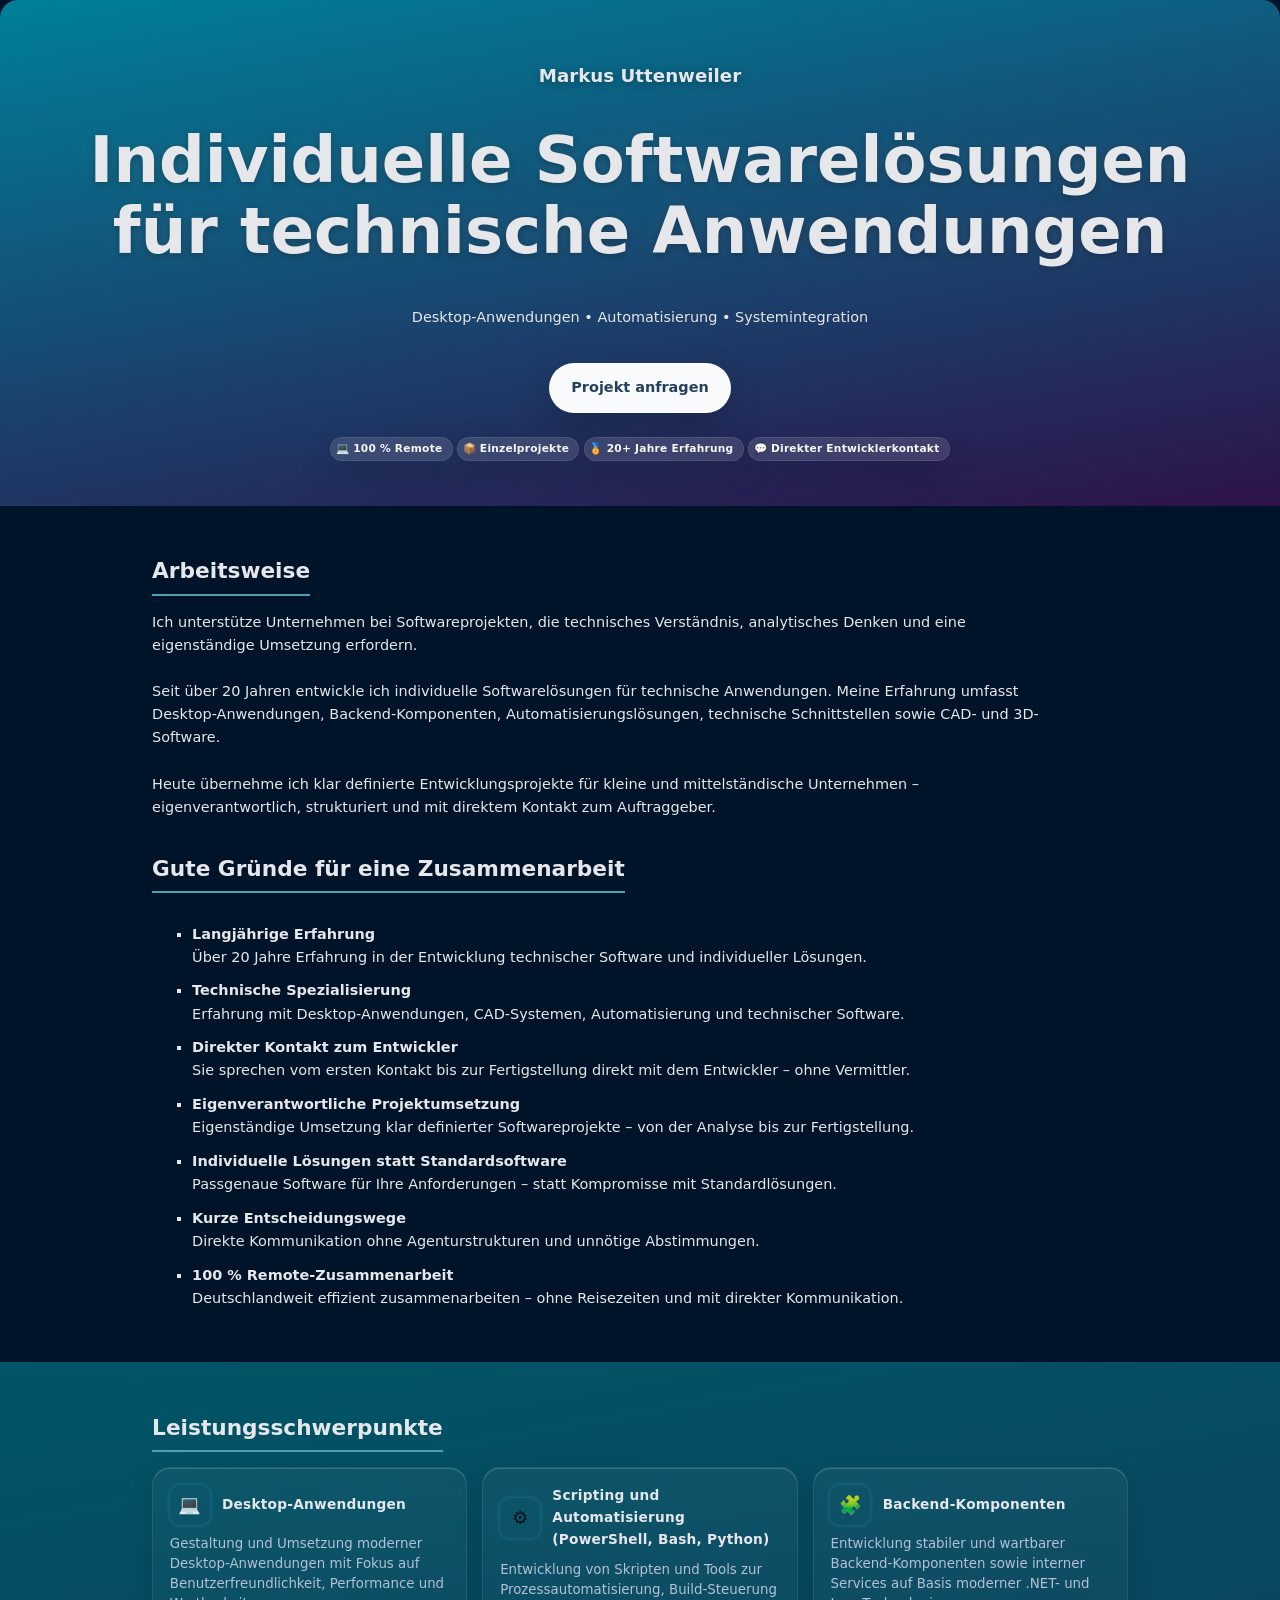
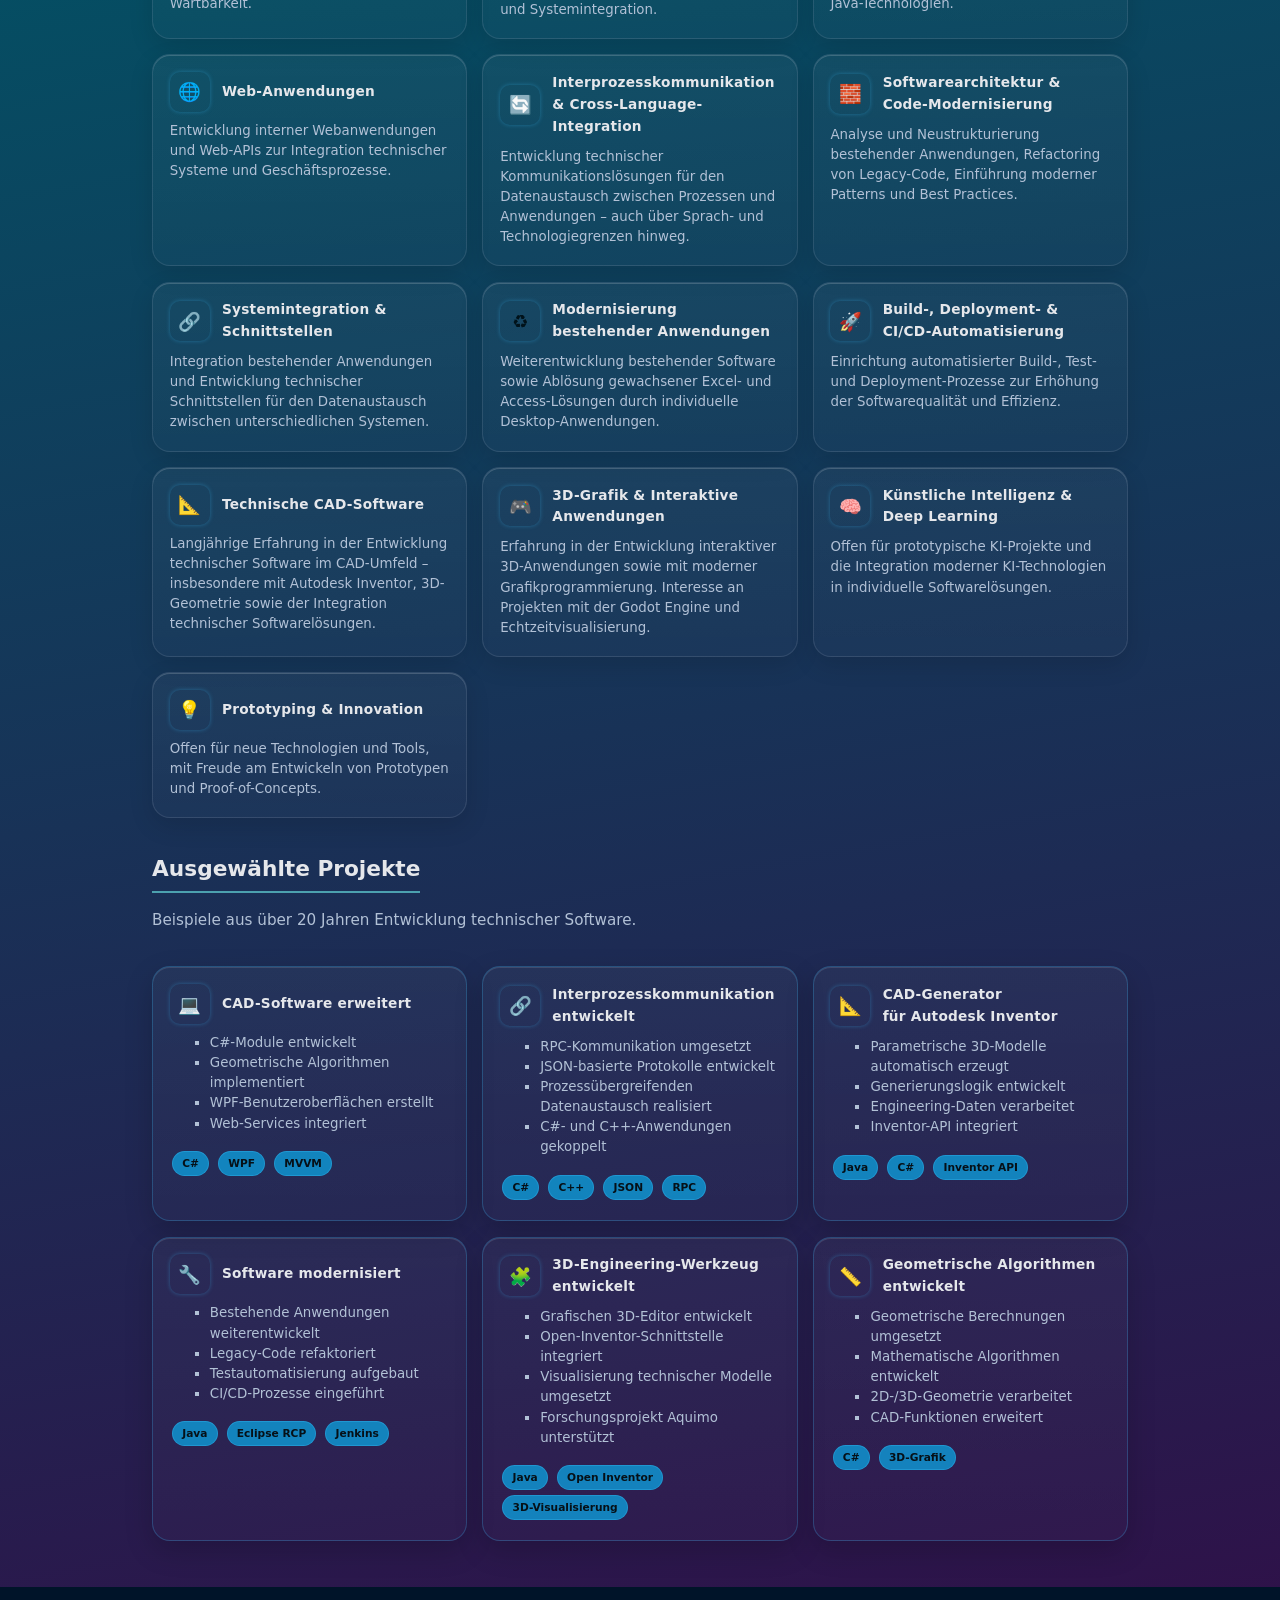
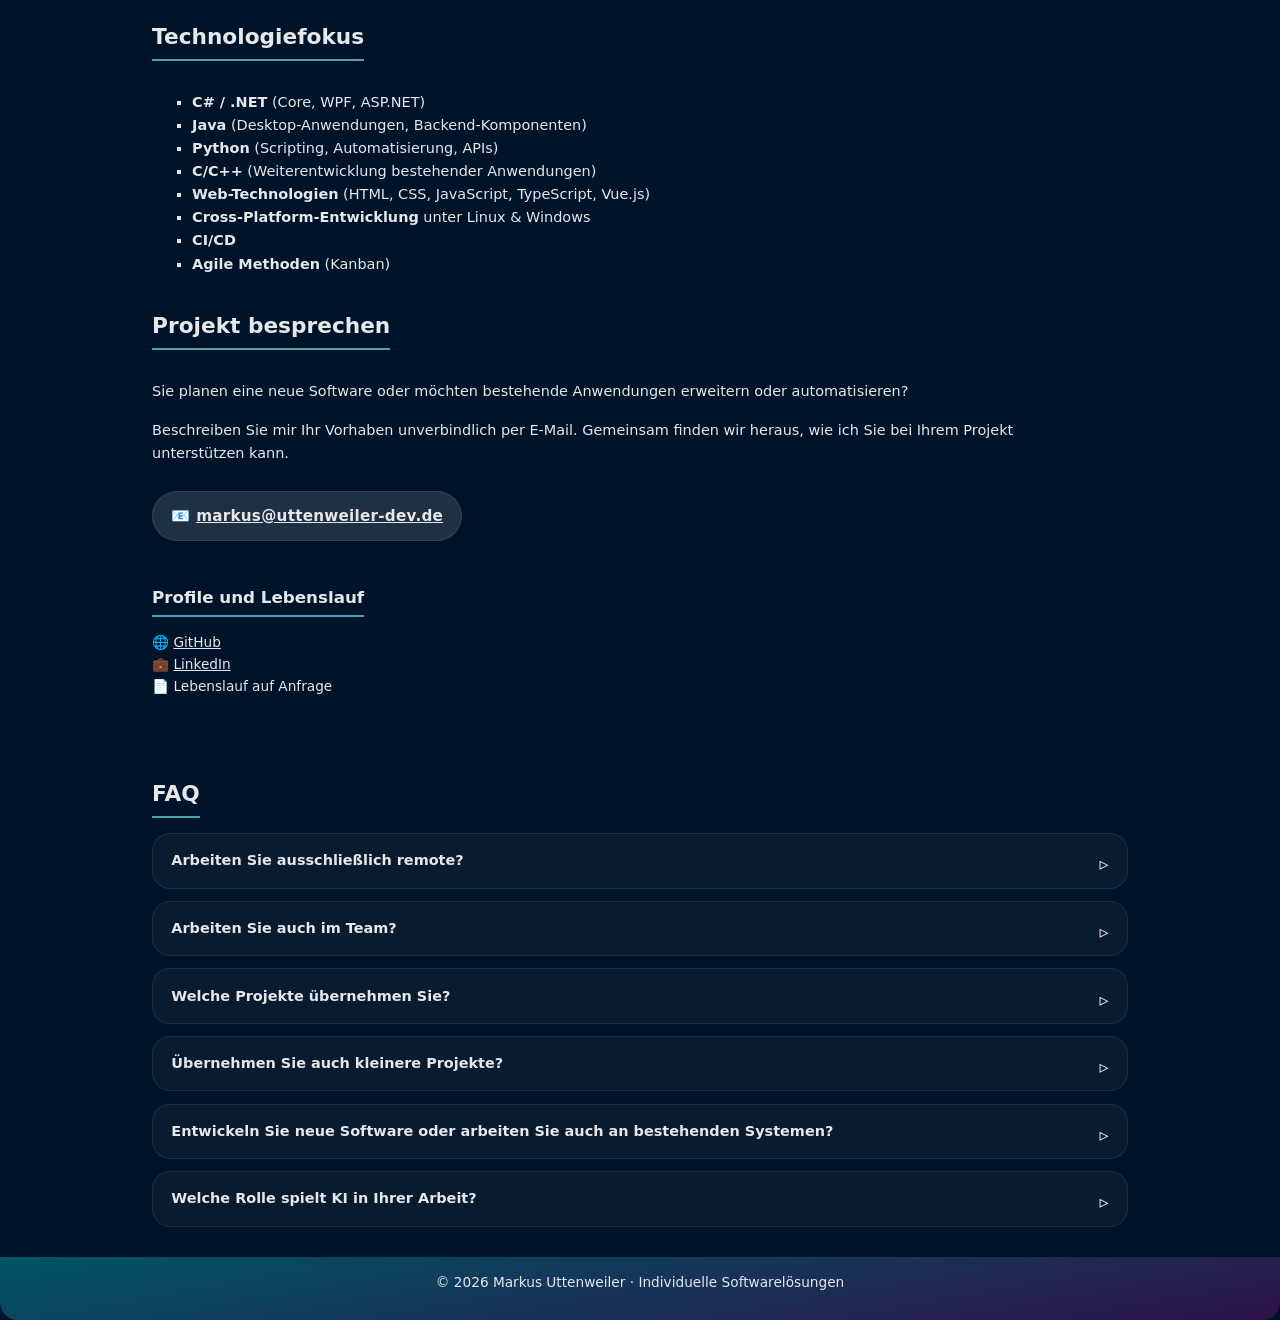
<file: index.html>
<!DOCTYPE html>
<html lang="de">
<head>
  <meta charset="UTF-8" />
  <meta name="viewport" content="width=device-width, initial-scale=1.0" />
  <meta name="description" content="Markus Uttenweiler – Softwareentwicklung">
  <title>Markus Uttenweiler · Individuelle Softwarelösungen</title>
  <link rel="stylesheet" href="style.css" />
</head>
<body>
  <header>
    <div class="container">
      <h2>Markus Uttenweiler</h2>
      <h1>Individuelle Softwarelösungen für technische Anwendungen</h1>
      <br>
      <p>Desktop-Anwendungen • Automatisierung • Systemintegration</p>
      <br>
      <a href="#contact" class="btn">Projekt anfragen</a>
      <br>
      <span class="badge-banner">💻 100 % Remote</span>
      <span class="badge-banner">📦 Einzelprojekte</span>
      <span class="badge-banner">🏅 20+ Jahre Erfahrung</span>
      <span class="badge-banner">💬 Direkter Entwicklerkontakt</span>
    </div>
  </header>
  <main class="wrapper">
    <section id="about">
      <h2>Arbeitsweise</h2>
      <p>Ich unterstütze Unternehmen bei Softwareprojekten, die technisches Verständnis, analytisches Denken und eine eigenständige Umsetzung erfordern.
      <br><br>Seit über 20 Jahren entwickle ich individuelle Softwarelösungen für technische Anwendungen. Meine Erfahrung umfasst Desktop-Anwendungen, Backend-Komponenten, Automatisierungslösungen, technische Schnittstellen sowie CAD- und 3D-Software.
      <br><br>Heute übernehme ich klar definierte Entwicklungsprojekte für kleine und mittelständische Unternehmen – eigenverantwortlich, strukturiert und mit direktem Kontakt zum Auftraggeber.
    </section>
    <section id="reasons">
      <h2>Gute Gründe für eine Zusammenarbeit</h2>
      <ul>
      <li><strong>Langjährige Erfahrung</strong>
      <p>Über 20 Jahre Erfahrung in der Entwicklung technischer Software und individueller Lösungen.</p>
      </li>
      <li><strong>Technische Spezialisierung</strong>
      <p>Erfahrung mit Desktop-Anwendungen, CAD-Systemen, Automatisierung und technischer Software.</p>
      </li>
      <li><strong>Direkter Kontakt zum Entwickler</strong>
      <p>Sie sprechen vom ersten Kontakt bis zur Fertigstellung direkt mit dem Entwickler – ohne Vermittler.</p>
      </li>
      <li><strong>Eigenverantwortliche Projektumsetzung</strong>
      <p>Eigenständige Umsetzung klar definierter Softwareprojekte – von der Analyse bis zur Fertigstellung.</p>
      </li>
      <li><strong>Individuelle Lösungen statt Standardsoftware</strong>
      <p>Passgenaue Software für Ihre Anforderungen – statt Kompromisse mit Standardlösungen.</p>
      </li>
      <li><strong>Kurze Entscheidungswege</strong>
      <p>Direkte Kommunikation ohne Agenturstrukturen und unnötige Abstimmungen.</p>
      </li>
      <li><strong>100 % Remote-Zusammenarbeit</strong>
      <p>Deutschlandweit effizient zusammenarbeiten – ohne Reisezeiten und mit direkter Kommunikation.</p>
      </li>
      </ul>      
      <br>
    </section>
    <section id="services">
      <h2>Leistungsschwerpunkte</h2>
        <section class="grid">
          <article class="card">
            <div class="card-head">
              <div class="icon" aria-hidden="true">💻</div>
              <h3>Desktop-Anwendungen</h3>
            </div>
            <p>Gestaltung und Umsetzung moderner Desktop-Anwendungen mit Fokus auf Benutzerfreundlichkeit, Performance und Wartbarkeit.</p>
          </article>
          <article class="card">
            <div class="card-head">
              <div class="icon" aria-hidden="true">⚙️</div>
              <h3>Scripting und Automatisierung<br>(PowerShell, Bash, Python)</h3>
            </div>
            <p>Entwicklung von Skripten und Tools zur Prozessautomatisierung, Build-Steuerung und Systemintegration.</p>
          </article>
          <article class="card">
              <div class="card-head">
                  <div class="icon" aria-hidden="true">🧩</div>
                  <h3>Backend-Komponenten</h3>
              </div>
              <p>Entwicklung stabiler und wartbarer Backend-Komponenten sowie interner Services auf Basis moderner .NET- und Java-Technologien.</p>
          </article>
          <article class="card">
              <div class="card-head">
                  <div class="icon" aria-hidden="true">🌐</div>
                  <h3>Web-Anwendungen</h3>
              </div>
              <p>Entwicklung interner Webanwendungen und Web-APIs zur Integration technischer Systeme und Geschäftsprozesse.</p>
          </article>
          <article class="card">
            <div class="card-head">
                <div class="icon" aria-hidden="true">🔄</div>
                <h3>Interprozesskommunikation &amp; Cross-Language-Integration</h3>
            </div>
          <p>Entwicklung technischer Kommunikationslösungen für den Datenaustausch zwischen Prozessen und Anwendungen – auch über Sprach- und Technologiegrenzen hinweg.</p>
        </article>
          <article class="card">
            <div class="card-head">
              <div class="icon" aria-hidden="true">🧱</div>
              <h3>Softwarearchitektur &amp; Code-Modernisierung</h3>
            </div>
            <p>Analyse und Neustrukturierung bestehender Anwendungen, Refactoring von Legacy-Code, Einführung moderner Patterns und Best Practices.</p>
          </article>
          <article class="card">
            <div class="card-head">
              <div class="icon" aria-hidden="true">🔗</div>
              <h3>Systemintegration &amp; Schnittstellen</h3>
            </div>
            <p>Integration bestehender Anwendungen und Entwicklung technischer Schnittstellen für den Datenaustausch zwischen unterschiedlichen Systemen.</p>            
          </article>
          <article class="card">
            <div class="card-head">
              <div class="icon" aria-hidden="true">♻️</div>
              <h3>Modernisierung bestehender Anwendungen</h3>
            </div>
            <p>Weiterentwicklung bestehender Software sowie Ablösung gewachsener Excel- und Access-Lösungen durch individuelle Desktop-Anwendungen.</p>            
          </article>
          <article class="card">
            <div class="card-head">
              <div class="icon" aria-hidden="true">🚀</div>
              <h3>Build-, Deployment- &amp; CI/CD-Automatisierung</h3>
            </div>
            <p>Einrichtung automatisierter Build-, Test- und Deployment-Prozesse zur Erhöhung der Softwarequalität und Effizienz.</p>
          </article>
          <article class="card">
              <div class="card-head">
                  <div class="icon" aria-hidden="true">📐</div>
                  <h3>Technische CAD-Software</h3>
              </div>
              <p>Langjährige Erfahrung in der Entwicklung technischer Software im CAD-Umfeld – insbesondere mit Autodesk Inventor, 3D-Geometrie sowie der Integration technischer Softwarelösungen.</p>
          </article>          
          <article class="card">
            <div class="card-head">
              <div class="icon" aria-hidden="true">🎮</div>
              <h3>3D-Grafik &amp; Interaktive Anwendungen</h3>
            </div>
            <p>Erfahrung in der Entwicklung interaktiver 3D-Anwendungen sowie mit moderner Grafikprogrammierung. Interesse an Projekten mit der Godot Engine und Echtzeitvisualisierung.</p>
          </article>
          <article class="card">
            <div class="card-head">
              <div class="icon" aria-hidden="true">🧠</div>
              <h3>Künstliche Intelligenz &amp; Deep Learning</h3>
            </div>
            <p>Offen für prototypische KI-Projekte und die Integration moderner KI-Technologien in individuelle Softwarelösungen.</p>
          </article>                    
          <article class="card">
            <div class="card-head">
              <div class="icon" aria-hidden="true">💡</div>
              <h3>Prototyping &amp; Innovation</h3>
            </div>
            <p>Offen für neue Technologien und Tools, mit Freude am Entwickeln von Prototypen und Proof-of-Concepts.</p>
          </article>          
        </section>
        <section id="projects">
          <h2>Ausgewählte Projekte</h2>
          <p class="section-sub">
            Beispiele aus über 20 Jahren Entwicklung technischer Software.
          </p>          
            <section class="grid">
              <article class="card">
                <div class="card-head">
                  <div class="icon" aria-hidden="true">💻</div>
                  <h3>CAD-Software erweitert</h3>
                </div>
                <ul>
                  <li>C#-Module entwickelt</li>
                  <li>Geometrische Algorithmen implementiert</li>
                  <li>WPF-Benutzeroberflächen erstellt</li>
                  <li>Web-Services integriert</li>
                </ul>
                <div class="tech-list">
                  <span class="tech-tag">C#</span>
                  <span class="tech-tag">WPF</span>
                  <span class="tech-tag">MVVM</span>
                </div>
              </article>
              <article class="card">
                <div class="card-head">
                  <div class="icon" aria-hidden="true">🔗</div>
                  <h3>Interprozesskommunikation entwickelt</h3>
                </div>
                <ul>
                  <li>RPC-Kommunikation umgesetzt</li>
                  <li>JSON-basierte Protokolle entwickelt</li>
                  <li>Prozessübergreifenden Datenaustausch realisiert</li>
                  <li>C#- und C++-Anwendungen gekoppelt</li>
                </ul>
                <div class="tech-list">
                  <span class="tech-tag">C#</span>
                  <span class="tech-tag">C++</span>
                  <span class="tech-tag">JSON</span>
                  <span class="tech-tag">RPC</span>
                </div>
              </article>
              <article class="card">
                <div class="card-head">
                  <div class="icon" aria-hidden="true">📐</div>
                  <h3>CAD-Generator<br>für Autodesk Inventor</h3>
                </div>
                <ul>
                  <li>Parametrische 3D-Modelle automatisch erzeugt</li>
                  <li>Generierungslogik entwickelt</li>
                  <li>Engineering-Daten verarbeitet</li>
                  <li>Inventor-API integriert</li>
                </ul>
                <div class="tech-list">
                  <span class="tech-tag">Java</span>
                  <span class="tech-tag">C#</span>
                  <span class="tech-tag">Inventor API</span>
                </div>
              </article>
              <article class="card">
                <div class="card-head">
                  <div class="icon" aria-hidden="true">🔧</div>
                  <h3>Software modernisiert</h3>
                </div>
                <ul>
                  <li>Bestehende Anwendungen weiterentwickelt</li>
                  <li>Legacy-Code refaktoriert</li>
                  <li>Testautomatisierung aufgebaut</li>
                  <li>CI/CD-Prozesse eingeführt</li>
                </ul>
                <div class="tech-list">
                  <span class="tech-tag">Java</span>
                  <span class="tech-tag">Eclipse RCP</span>
                  <span class="tech-tag">Jenkins</span>
                </div>
              </article>
              <article class="card">
                <div class="card-head">
                  <div class="icon" aria-hidden="true">🧩</div>
                  <h3>3D-Engineering-Werkzeug entwickelt</h3>
                </div>
                <ul>
                  <li>Grafischen 3D-Editor entwickelt</li>
                  <li>Open-Inventor-Schnittstelle integriert</li>
                  <li>Visualisierung technischer Modelle umgesetzt</li>
                  <li>Forschungsprojekt Aquimo unterstützt</li>
                </ul>
                <div class="tech-list">
                  <span class="tech-tag">Java</span>
                  <span class="tech-tag">Open Inventor</span>
                  <span class="tech-tag">3D-Visualisierung</span>
                </div>
              </article>                                          
              <article class="card">
                <div class="card-head">
                  <div class="icon" aria-hidden="true">📏</div>
                  <h3>Geometrische Algorithmen entwickelt</h3>
                </div>
                <ul>
                  <li>Geometrische Berechnungen umgesetzt</li>
                  <li>Mathematische Algorithmen entwickelt</li>
                  <li>2D-/3D-Geometrie verarbeitet</li>
                  <li>CAD-Funktionen erweitert</li>
                </ul>
                <div class="tech-list">
                  <span class="tech-tag">C#</span>
                  <span class="tech-tag">3D-Grafik</span>
                </div>
              </article>                                          
            </section>
        </section>
    </section>    
    <section id="technology">
      <h2>Technologiefokus</h2>
      <ul>
        <li><strong>C# / .NET</strong> (Core, WPF, ASP.NET)</li>
        <li><strong>Java</strong> (Desktop-Anwendungen, Backend-Komponenten)</li>
        <li><strong>Python</strong> (Scripting, Automatisierung, APIs)</li>
        <li><strong>C/C++</strong> (Weiterentwicklung bestehender Anwendungen)</li>
        <li><strong>Web-Technologien</strong> (HTML, CSS, JavaScript, TypeScript, Vue.js)</li>
        <li><strong>Cross-Platform-Entwicklung</strong> unter Linux & Windows</li>
        <li><strong>CI/CD</strong></li>
        <li><strong>Agile Methoden</strong> (Kanban)</li>
      </ul>      
    </section>
    <section id="contact">
      <h2>Projekt besprechen</h2>
      <p class="contact">Sie planen eine neue Software oder möchten bestehende Anwendungen erweitern oder automatisieren?</p>
      <p class="contact">Beschreiben Sie mir Ihr Vorhaben unverbindlich per E-Mail. Gemeinsam finden wir heraus, wie ich Sie bei Ihrem Projekt unterstützen kann.</p>
      <p class="contact-mail">📧 <a href="mailto:markus@uttenweiler-dev.de">markus@uttenweiler-dev.de</a></p>
    </section>
    <section id="misc">
      <h3>Profile und Lebenslauf</h3>
      <p id="misc-links">
        🌐 <a href="https://github.com/markusuttenweiler" target="_blank" rel="noopener noreferrer">GitHub</a><br>
        💼 <a href="https://www.linkedin.com/in/markusuttenweiler" target="_blank" rel="noopener noreferrer">LinkedIn</a><br>
        📄 Lebenslauf auf Anfrage
      </p>
    </section>    
    <section id="faq">
      <h2>FAQ</h2>
      <details>
        <summary>Arbeiten Sie ausschließlich remote?</summary>
        <p>Mein Schwerpunkt liegt auf der vollständig remote durchgeführten Zusammenarbeit. Dadurch können Projekte effizient umgesetzt werden – unabhängig vom Unternehmensstandort. Bei Bedarf sind Termine per Microsoft Teams, Zoom oder Telefon jederzeit möglich.</p>
      </details>
      <details>
        <summary>Arbeiten Sie auch im Team?</summary>
        <p>Grundsätzlich arbeite ich eigenverantwortlich an klar definierten Projekten. Die Abstimmung mit Ihrem Team ist selbstverständlich möglich, mein Schwerpunkt liegt jedoch auf der selbstständigen Umsetzung abgegrenzter Entwicklungsaufgaben.</p>
      </details>
      <details>
        <summary>Welche Projekte übernehmen Sie?</summary>
        <p>Ich übernehme bevorzugt klar abgegrenzte Softwareprojekte – von kleineren Entwicklungsaufgaben bis hin zu umfangreicheren Einzelprojekten. Dazu gehören unter anderem Desktop-Anwendungen, Automatisierungslösungen, technische Schnittstellen sowie die Modernisierung bestehender Software. Entscheidend ist eine klare Aufgabenstellung und eine eigenständige Umsetzung.</p>
      </details>      
      <details>
        <summary>Übernehmen Sie auch kleinere Projekte?</summary>
        <p>Ja. Ich übernehme auch kleinere, klar definierte Entwicklungsprojekte – beispielsweise die Erweiterung bestehender Anwendungen, technische Schnittstellen oder die Automatisierung einzelner Abläufe. Entscheidend ist eine klare Aufgabenstellung und eine eigenverantwortliche Umsetzung.</p>
      </details>                        
      <details>
        <summary>Entwickeln Sie neue Software oder arbeiten Sie auch an bestehenden Systemen?</summary>
        <p>Beides. Ich entwickle neue Anwendungen ebenso wie Erweiterungen, Modernisierungen und Optimierungen bestehender Softwaresysteme. Dazu gehören auch die Einarbeitung in vorhandenen Code, Refactorings sowie die Integration neuer Funktionen und Schnittstellen.</p>
      </details>            
      <details>
        <summary>Welche Rolle spielt KI in Ihrer Arbeit?</summary>
        <p>Ich nutze moderne KI-Werkzeuge gezielt zur Unterstützung meiner Softwareentwicklung – beispielsweise bei der Codeanalyse, Recherche, Prototypenerstellung und technischen Validierung. Die Verantwortung für Architektur, Implementierung und Qualität der Software liegt dabei jederzeit bei mir. Eigene KI-Anwendungen gehören derzeit nicht zu meinem Schwerpunkt. Ich verfolge die Entwicklung jedoch aktiv und bin offen für prototypische Projekte und den sinnvollen Einsatz moderner KI-Technologien.</p>
      </details>                  
    </section>    
  </main>
  <footer>
    <p>© 2026 Markus Uttenweiler · Individuelle Softwarelösungen</p>
  </footer>    
</body>
</html>
</file>
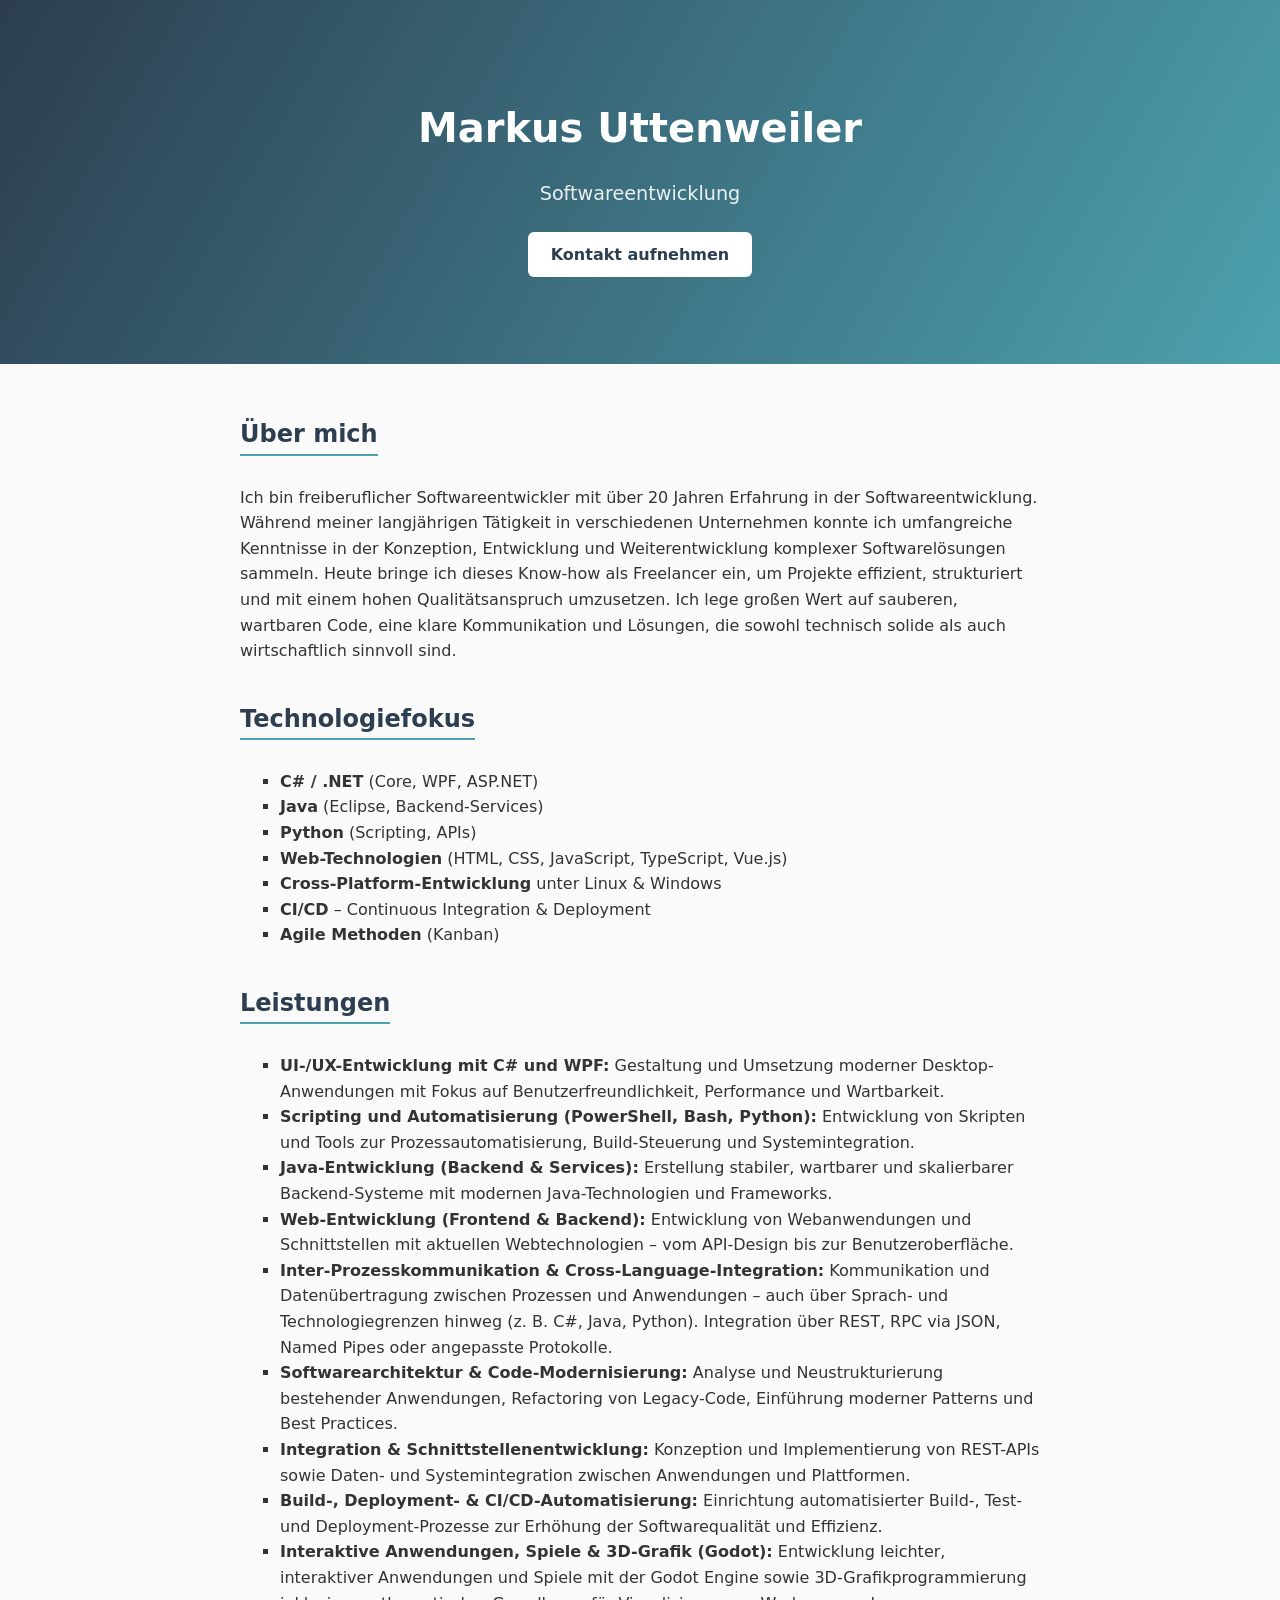
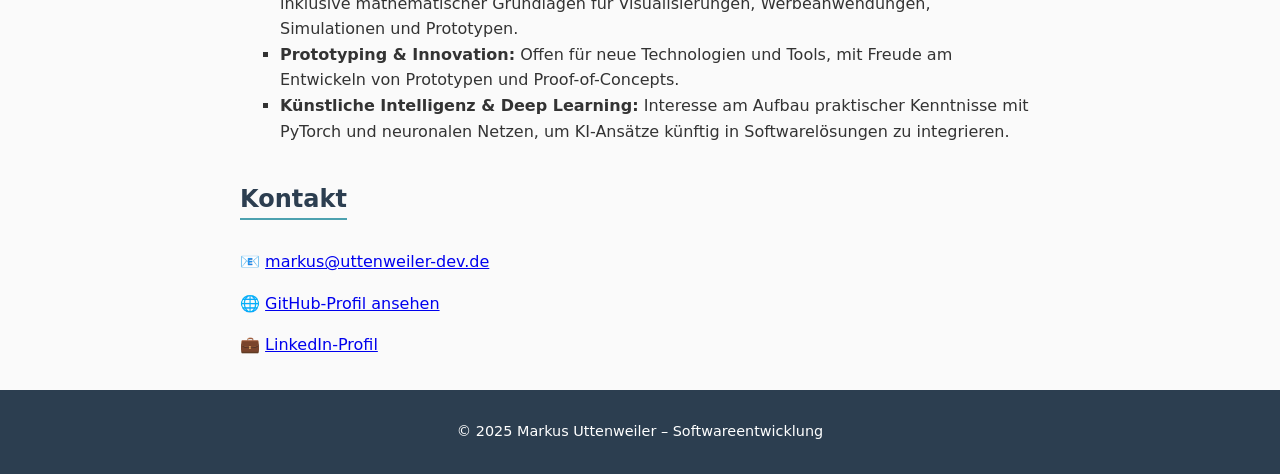
<file: clean/index.html>
<!DOCTYPE html>
<html lang="de">
<head>
  <meta charset="UTF-8" />
  <meta name="viewport" content="width=device-width, initial-scale=1.0" />
  <meta name="description" content="Markus Uttenweiler – Softwareentwicklung & Weblösungen">
  <title>Markus Uttenweiler – Softwareentwicklung</title>
  <link rel="stylesheet" href="style.css" />
</head>
<body>
  <header>
    <div class="container">
      <h1>Markus Uttenweiler</h1>
      <p class="subtitle">Softwareentwicklung</p>
      <a href="#contact" class="btn">Kontakt aufnehmen</a>
    </div>
  </header>
  <main>
    <section id="about">
      <h2>Über mich</h2>
      <p>
        Ich bin freiberuflicher Softwareentwickler mit über 20 Jahren Erfahrung in der Softwareentwicklung.
        Während meiner langjährigen Tätigkeit in verschiedenen Unternehmen konnte ich umfangreiche Kenntnisse in der Konzeption, Entwicklung und Weiterentwicklung komplexer Softwarelösungen sammeln.
        Heute bringe ich dieses Know-how als Freelancer ein, um Projekte effizient, strukturiert und mit einem hohen Qualitätsanspruch umzusetzen.
        Ich lege großen Wert auf sauberen, wartbaren Code, eine klare Kommunikation und Lösungen, die sowohl technisch solide als auch wirtschaftlich sinnvoll sind.      <p>
    </section>
    <section id="tech">
      <h2>Technologiefokus</h2>
      <ul>
        <li><strong>C# / .NET</strong> (Core, WPF, ASP.NET)</li>
        <li><strong>Java</strong> (Eclipse, Backend-Services)</li>
        <li><strong>Python</strong> (Scripting, APIs)</li>
        <li><strong>Web-Technologien</strong> (HTML, CSS, JavaScript, TypeScript, Vue.js)</li>
        <li><strong>Cross-Platform-Entwicklung</strong> unter Linux & Windows</li>
        <li><strong>CI/CD</strong> – Continuous Integration & Deployment</li>
        <li><strong>Agile Methoden</strong> (Kanban)</li>
      </ul>      
    </section>
    <section id="services">
      <h2>Leistungen</h2>
      <ul>
        <li><strong>UI-/UX-Entwicklung mit C# und WPF:</strong> Gestaltung und Umsetzung moderner Desktop-Anwendungen mit Fokus auf Benutzerfreundlichkeit, Performance und Wartbarkeit.</li>
        <li><strong>Scripting und Automatisierung (PowerShell, Bash, Python):</strong> Entwicklung von Skripten und Tools zur Prozessautomatisierung, Build-Steuerung und Systemintegration.</li>
        <li><strong>Java-Entwicklung (Backend &amp; Services):</strong> Erstellung stabiler, wartbarer und skalierbarer Backend-Systeme mit modernen Java-Technologien und Frameworks.</li>
        <li><strong>Web-Entwicklung (Frontend &amp; Backend):</strong> Entwicklung von Webanwendungen und Schnittstellen mit aktuellen Webtechnologien – vom API-Design bis zur Benutzeroberfläche.</li>
        <li><strong>Inter-Prozesskommunikation &amp; Cross-Language-Integration:</strong> Kommunikation und Datenübertragung zwischen Prozessen und Anwendungen – auch über Sprach- und Technologiegrenzen hinweg (z.&nbsp;B. C#, Java, Python). Integration über REST, RPC via JSON, Named Pipes oder angepasste Protokolle.</li>
        <li><strong>Softwarearchitektur &amp; Code-Modernisierung:</strong> Analyse und Neustrukturierung bestehender Anwendungen, Refactoring von Legacy-Code, Einführung moderner Patterns und Best Practices.</li>
        <li><strong>Integration &amp; Schnittstellenentwicklung:</strong> Konzeption und Implementierung von REST-APIs sowie Daten- und Systemintegration zwischen Anwendungen und Plattformen.</li>
        <li><strong>Build-, Deployment- &amp; CI/CD-Automatisierung:</strong> Einrichtung automatisierter Build-, Test- und Deployment-Prozesse zur Erhöhung der Softwarequalität und Effizienz.</li>
        <li><strong>Interaktive Anwendungen, Spiele &amp; 3D-Grafik (Godot):</strong> Entwicklung leichter, interaktiver Anwendungen und Spiele mit der Godot Engine sowie 3D-Grafikprogrammierung inklusive mathematischer Grundlagen für Visualisierungen, Werbeanwendungen, Simulationen und Prototypen.</li>
        <li><strong>Prototyping & Innovation:</strong> Offen für neue Technologien und Tools, mit Freude am Entwickeln von Prototypen und Proof-of-Concepts.</li>
        <li><strong>Künstliche Intelligenz & Deep Learning:</strong> Interesse am Aufbau praktischer Kenntnisse mit PyTorch und neuronalen Netzen, um KI-Ansätze künftig in Softwarelösungen zu integrieren.</li>        
      </ul>        
    </section>
    <section id="contact">
      <h2>Kontakt</h2>
      <p>📧 <a href="mailto:markus@uttenweiler-dev.de">markus@uttenweiler-dev.de</a></p>
      <p>🌐 <a href="https://github.com/markusuttenweiler" target="_blank">GitHub-Profil ansehen</a></p>
      <p>💼 <a href="https://www.linkedin.com/in/markusuttenweiler" target="_blank">LinkedIn-Profil</a></p>
    </section>
  </main>
  <footer>
    <p>© 2025 Markus Uttenweiler – Softwareentwicklung</p>
  </footer>
</body>
</html>
</file>
<file: style.css>
:root {
  --color-bg: 210;
  --color2: 190;
  --colorst: 270;
  --grt: in srgb;
  --bg: hsl(var(--color-bg), 100%,8%);
  --gr1: hsl(var(--color2), 100%, 30%);
  --gr2: hsl(var(--color2), 100%, 20%);
  --grst: hsl(var(--colorst), 60%, 18%);
  --grangle: var(--grt) 170deg;
  --footer: var(--gradient2);
  --services: var(--gradient2);
  --card: #111827;
  --ink: #e5e7eb;
  --muted: rgb(178, 193, 214);
  --brand: #38bdf8;
  --accent: #22d3ee;
  --ring: rgba(56, 189, 248, .35);
  --gradient: linear-gradient(var(--grangle), var(--gr1), var(--grst));
  --gradient2: linear-gradient(var(--grangle), var(--gr2), var(--grst));
  --text-shadow-glow: 0 2px 8px rgba(0, 0, 0, 0.3), 0 0 24px rgba(255, 255, 255, 0.08);
  --box-shadow-more-glow: 0 8px 24px rgba(0, 0, 0, 0.12),inset 0 1px 0 rgba(255, 255, 255, 0.18);
  --box-shadow-mail: 0 4px 12px rgba(0,0,0,.08);
  --box-border: 1px solid rgba(148, 163, 184, .18);
  --btn-box-shadow:0 14px 35px rgba(0,0,0,.18);
  --btn-border: 1px solid rgba(255,255,255,.6);
  --border-radius-round: 999px;
  --border-radius-header: 18px 18px 0 0;
  --border-radius-footer: 0 0 18px 18px;
  --border-radius-card: 18px;
  --border-radius-faq: 18px;
  --max-width-large: 1105px;
  --max-width-small: 900px;
  --icon-size: 40px;
  --icon-radius: 10px;
  --icon-box-shadow:  0 0px 4px var(--ring);
}

* {
  box-sizing: border-box;
}

html,
body {
  font-family: "Inter", system-ui, sans-serif, -apple-system, Segoe UI, Roboto, Ubuntu, Cantarell, Noto Sans, Helvetica, Arial, "Apple Color Emoji", "Segoe UI Emoji";
  line-height: 1.6;
  margin: 0;
  padding: 0;
  background: var(--bg);
  color: var(--ink);
  font-size: 95%;
}

header {
  background: var(--gradient);
  color: var(--ink);
  text-align: center;
  padding: 3rem 2rem;
  border-radius: var(--border-radius-header);
}
 
header .container h1 {
  margin: 0;
  max-width: var(--max-width-large);
  margin: 1rem auto;
  font-size: clamp(2.2rem, 5vw, 4.5rem);
  line-height: 1.12;
  text-shadow: var(--text-shadow-glow);
}

header .container h2 {
  border-bottom: none;
  color: var(--ink);
  font-size: 1.2rem;
  display: inline-block;
  margin-bottom: 1.0rem;
  padding-bottom: 0.3rem;
  text-shadow: var(--text-shadow-glow);
}

footer {
  background: var(--footer);
  color: var(--ink);
  text-align: center;
  padding: 1rem;
  font-size: 0.9rem;
  border-radius: var(--border-radius-footer);
}

a {
  color: var(--ink);
}

p {
  margin-top: 0rem;
  margin-bottom: 0.7rem;
  padding: 0
}

h2 {
  color: var(--ink);
  border-bottom: 2px solid #4ca1af;
  display: inline-block;
  margin-bottom: 1.0rem;
  padding-bottom: 0.3rem;
}

section {
  margin-bottom: 1rem;
}

ul {
  list-style: square;
  margin-left: 0rem;
}

.wrapper {
  max-width: var(--max-width-large);
  margin: 2rem auto;
  padding: 0rem 1.25rem;
}

@media (min-width: 1024px) {
  .wrapper {
    padding: 0 4.25rem;
  }
}

.section-title {
  font-size: clamp(1.6rem, 2.5vw, 2.25rem);
  margin: 0 0 1rem;
  letter-spacing: .2px;
}

.section-sub {
  color: var(--muted);
  margin: 0 0 2.25rem;
  font-size: 1rem;
}

.grid {
  display: grid;
  grid-template-columns: repeat(1, minmax(0, 1fr));
  gap: 1rem;
}

@media (min-width: 640px) {
  .grid {
    grid-template-columns: repeat(2, minmax(0, 1fr));
  }
}

@media (min-width: 1024px) {
  .grid {
    grid-template-columns: repeat(3, minmax(0, 1fr));
  }
}

.icon {
  min-width: var(--icon-size);
  width: var(--icon-size);
  height: var(--icon-size);
  border-radius: var(--icon-radius);
  display: grid;
  place-items: center;
  font-size: 1.2rem;
  box-shadow: var(--icon-box-shadow);
  color: #00121a;
}

.card {
  position: relative;
  background: linear-gradient(180deg, rgba(255, 255, 255, .04), rgba(255, 255, 255, .02));
  border: var(--box-border);
  border-radius: var(--border-radius-card);
  padding: 1.1rem 1.1rem 1.2rem;
  box-shadow: var(--box-shadow-more-glow);
  transition: transform .2s ease, box-shadow .2s ease, border-color .2s ease;
}

#projects .card {
    border-color: rgba(56,189,248,.25);
    box-shadow:
        0 10px 28px rgba(0,0,0,.18),
        inset 0 1px 0 rgba(255,255,255,.12);
}

.card-head {
  display: flex;
  align-items: center;
  gap: .8rem;
  margin-bottom: .6rem;
}

.card h3 {
  margin: 0;
  font-size: 0.9rem;
  letter-spacing: .25px;
}

.card p {
  margin: .4rem 0 0;
  color: var(--muted);
  line-height: 1.5;
  font-size: .88rem;
}

.card ul {
  margin: .4rem 0 1.0rem 0;
  color: var(--muted);
  line-height: 1.5;
  font-size: .88rem;
}

.btn {
  display: inline-flex;
  align-items: center;
  justify-content: center;
  box-shadow: var(--btn-box-shadow);
  border: var(--btn-border);
  border-radius: var(--border-radius-round);
  padding: 0.8rem 1.4rem;
  text-decoration: none;
  font-weight: 600;
  transition:
    transform 180ms ease,
    box-shadow 180ms ease;
  background: #F8FAFC;
  color: #23415F;
}

.btn:hover {
  transform: translateY(-2px);
  box-shadow: 0 16px 40px rgba(0, 0, 0, 0.22);
}

.tech-tag {
    display: inline-block;
    padding: 0.2rem 0.6rem;
    margin: 0.15rem;
    border: 1px solid rgba(56, 189, 248, .35);
    color: #061017;
    background: rgba(16, 149, 208, .85);
    border-radius: var(--border-radius-round);
    font-size: .70rem;
    font-weight: 600;
}

.badge-banner {
  box-shadow: var(--btn-box-shadow);
  background: rgba(255,255,255,0.12);
  color: #F5F7FA;
  border: var(--box-border);
  transition: .2s;
  display: inline-block;
  font-size: .70rem;
  border-radius: var(--border-radius-round);
  margin-top: 1.6rem;
  padding: .15rem .6rem .15rem .3rem;
  font-weight: 600;
  letter-spacing: .25px;
}

.contact {
  margin-top: 1rem;
  margin-bottom: 0.7rem;
  padding: 0
}

.contact-mail {
  box-shadow: var(--box-shadow-mail);
  background: rgba(255,255,255,0.12);
  color: #F5F7FA;
  border: var(--box-border);
  transition: .2s;
  display: inline-block;
  font-size: 1.0rem;
  border-radius: var(--border-radius-round);
  margin-top: 1.0rem;
  padding: .8rem 1.2rem;
  font-weight: 600;
  letter-spacing: .25px;
}    

.mt-xl {
  margin-top: 2rem;
}

#services {
  position: relative;
  z-index: 1;
  padding: 2rem 0;
}

#services::before {
  content: "";
  position: absolute;
  top: 0;
  left: 50%;
  transform: translateX(-50%);
  width: 100vw;
  height: 100%;
  background: var(--services);
  z-index: -1;
}

#about p {
    max-width: 900px;
}

#contact {
    max-width: 900px;
}

#misc h3 {
  font-size: 1.1rem;
  color: var(--ink);
  border-bottom: 2px solid #4ca1af;
  display: inline-block;
  margin-bottom: 1.0rem;
  padding-bottom: 0.3rem;
}

#misc-links {
  font-size: 0.9rem;
}


#faq {
    margin-top: 4rem;
}

#faq details {
  margin-bottom: .8rem;
  border: 1px solid rgba(255,255,255,.08);
  border-radius: var(--border-radius-faq);
  background: rgba(255,255,255,.03);
  overflow: hidden;
}

#faq summary {
  cursor: pointer;
  list-style: none;
  padding: 1rem 1.2rem;
  font-weight: 600;
  user-select: none;
}

#faq summary::-webkit-details-marker {
  display: none;
}

#faq summary::after {
  content: "▹";
  float: right;
  font-size: 1.2rem;
}

#faq details[open] summary::after {
  content: "▿";
}

#faq details p {
  margin: 0;
  padding: 0 1.2rem 1rem;
  color: var(--muted);
}
</file>
<file: clean/style.css>
/* Grundlayout */
body {
  font-family: "Inter", system-ui, sans-serif;
  margin: 0;
  line-height: 1.6;
  background: #fafafa;
  color: #333;
}

/* Header */
header {
  background: linear-gradient(120deg, #2c3e50, #4ca1af);
  color: white;
  text-align: center;
  padding: 6rem 1rem;
}

header h1 {
  margin: 0;
  font-size: 2.5rem;
}

.subtitle {
  font-size: 1.2rem;
  opacity: 0.9;
  margin-bottom: 2rem;
}

.btn {
  background: white;
  color: #2c3e50;
  padding: 0.8rem 1.4rem;
  text-decoration: none;
  border-radius: 6px;
  font-weight: 600;
}

/* Hauptinhalt */
main {
  max-width: 800px;
  margin: 2rem auto;
  padding: 0 1rem;
}

section {
  margin-bottom: 1rem;
}

h2 {
  color: #2c3e50;
  border-bottom: 2px solid #4ca1af;
  display: inline-block;
  margin-bottom: 0.8rem;
}

/* Listen */
ul {
  list-style: square;
  margin-left: 0rem;
}

/* Footer */
footer {
  background: #2c3e50;
  color: white;
  text-align: center;
  padding: 1rem;
  font-size: 0.9rem;
}
</file>
